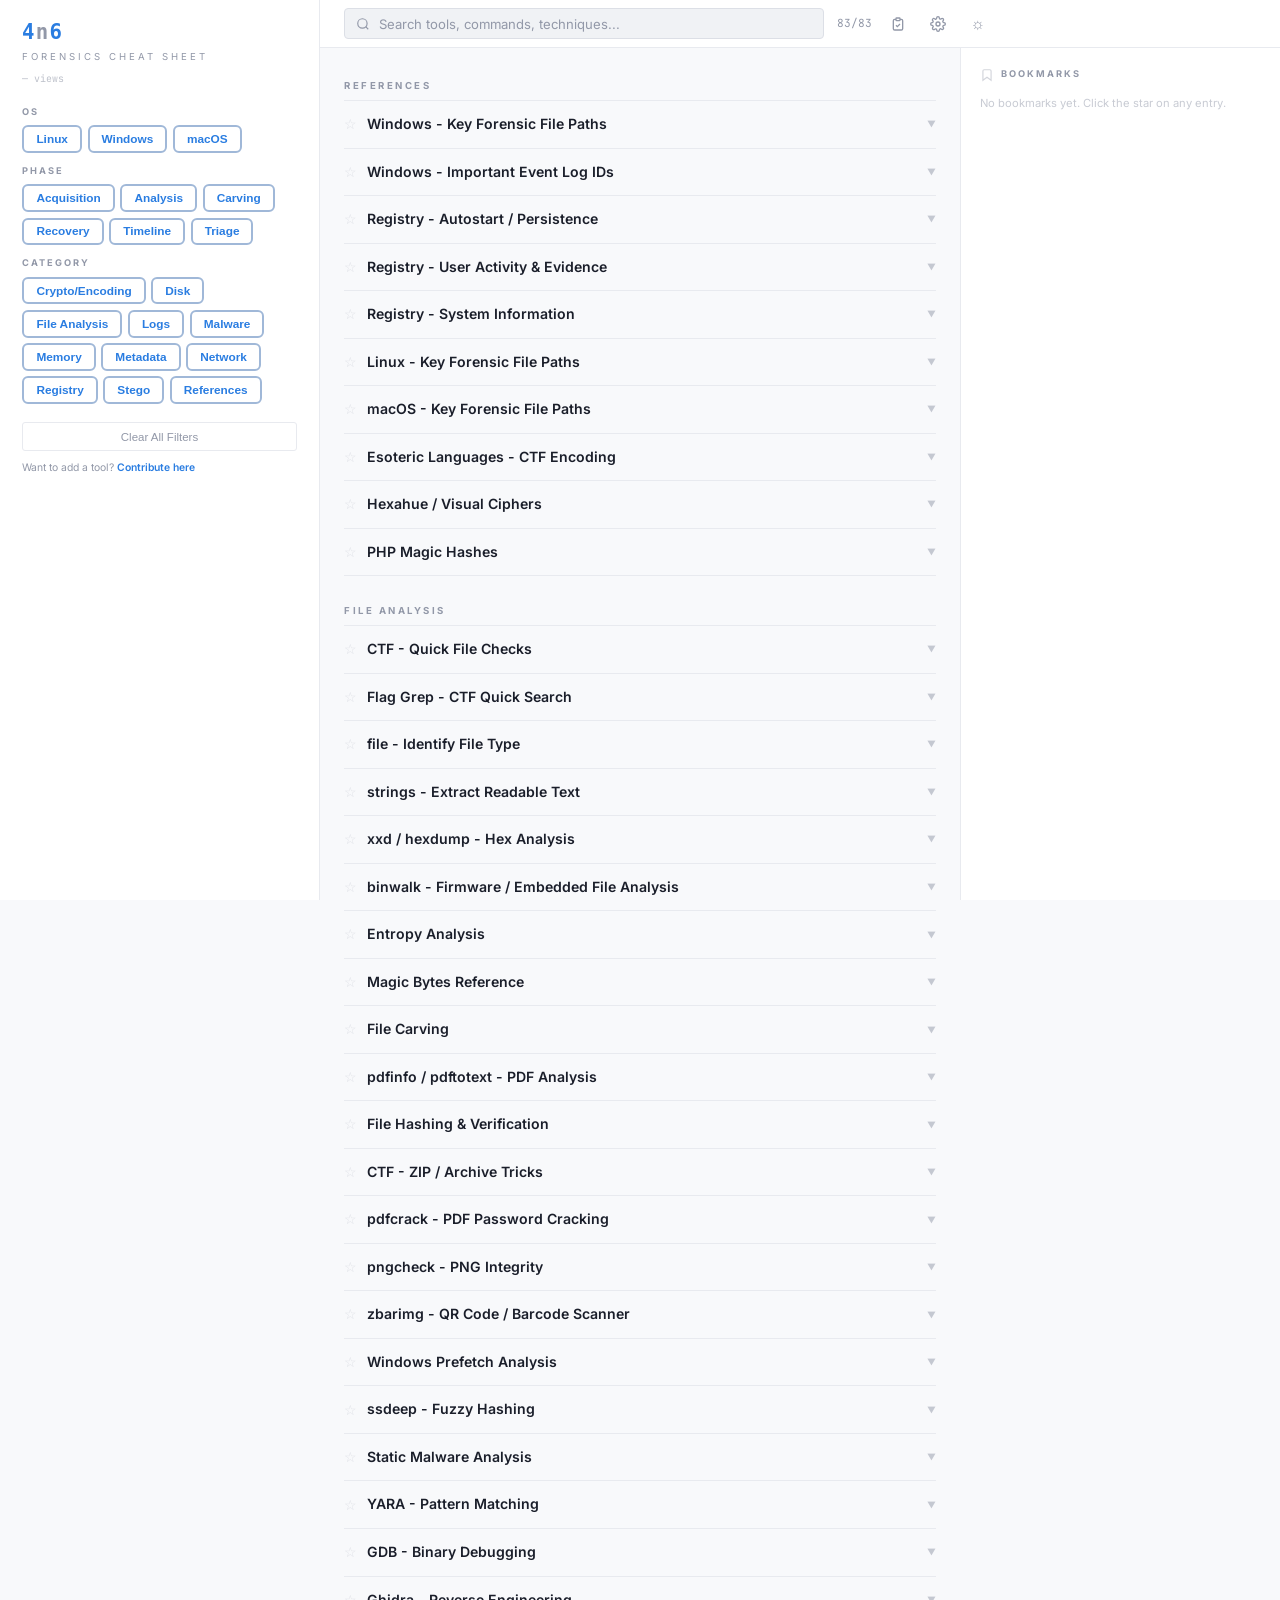
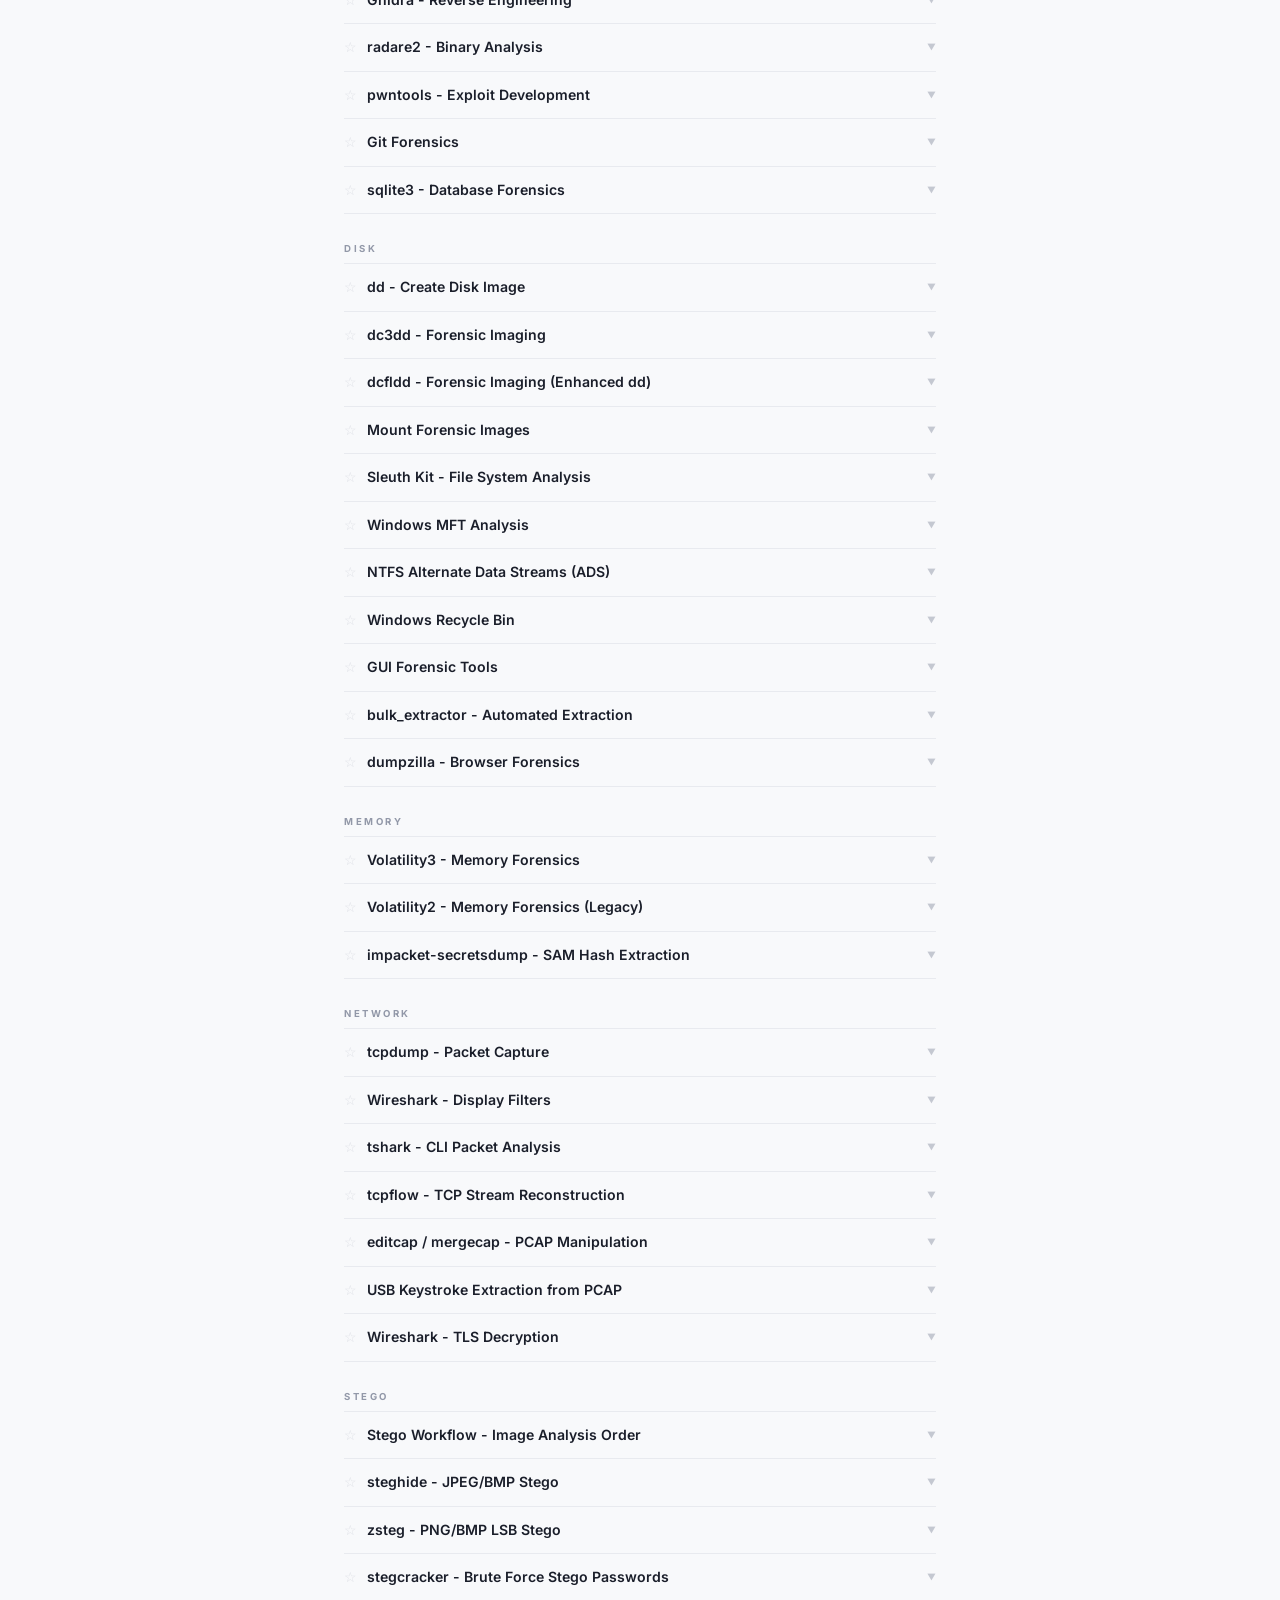
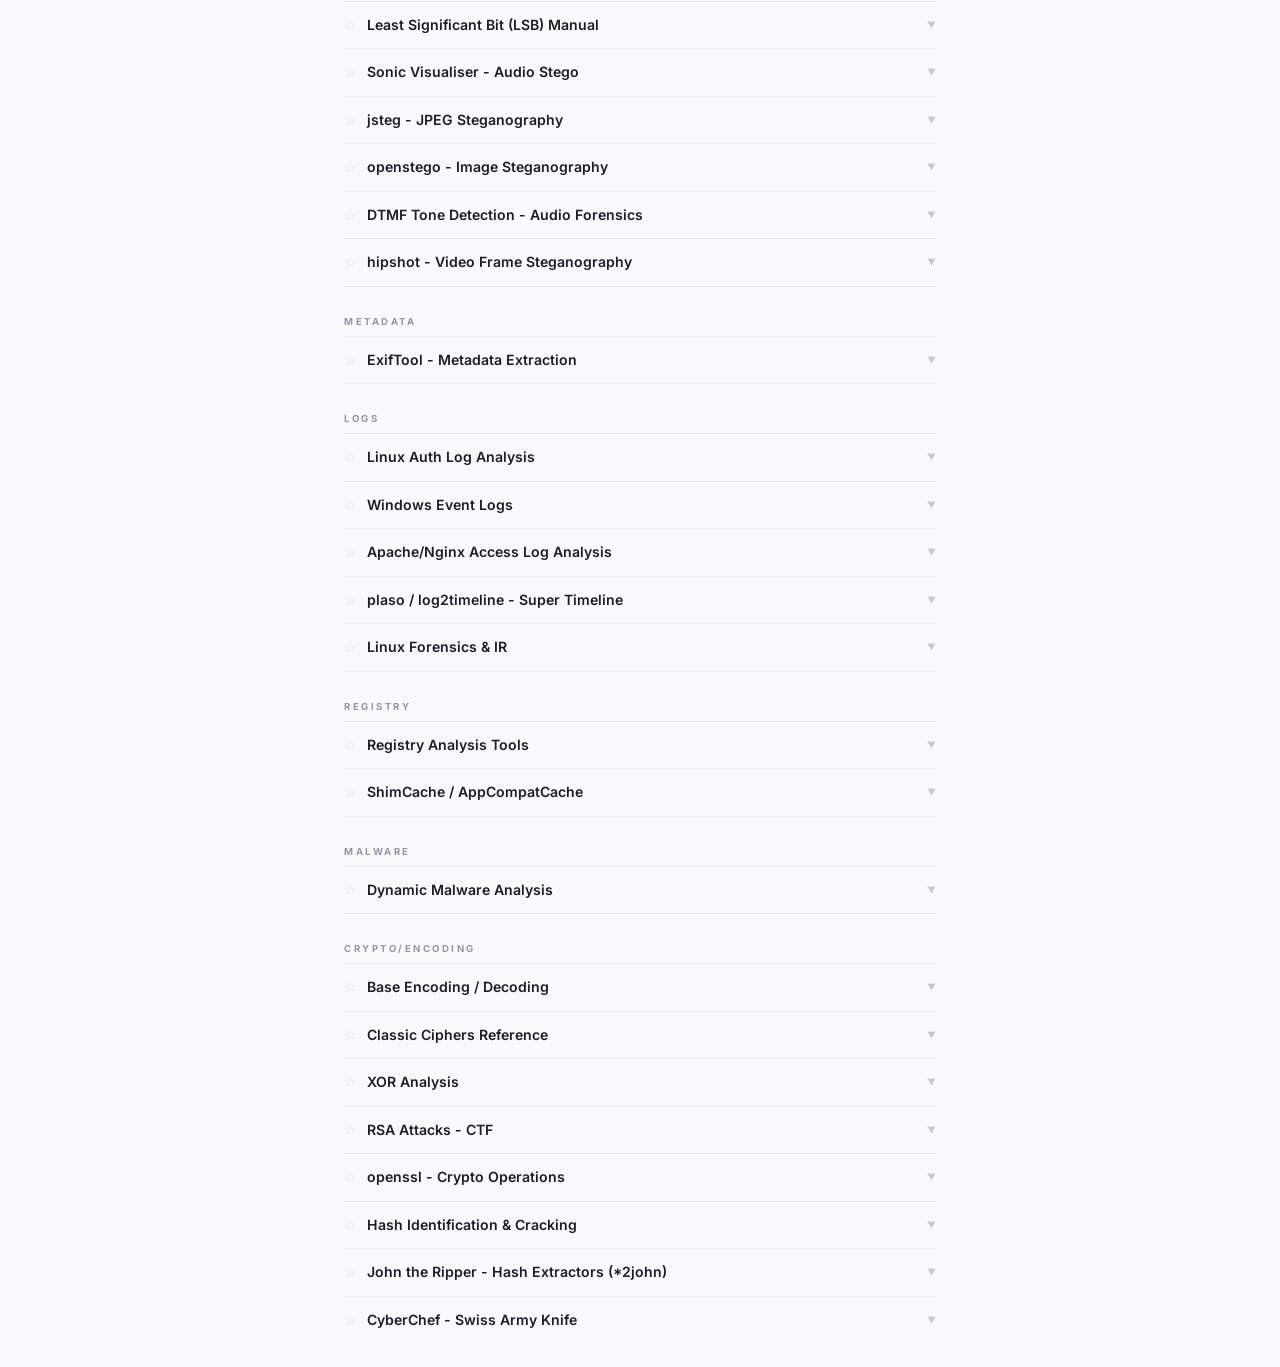
<file: index.html>
<!DOCTYPE html>
<html lang="en">
<head>
  <meta charset="UTF-8">
  <meta name="viewport" content="width=device-width, initial-scale=1.0">
  <title>4n6 — Digital Forensics Cheat Sheet</title>
  <link rel="icon" type="image/svg+xml" href="assets/favicon.svg">
  <link rel="preconnect" href="https://fonts.googleapis.com">
  <link href="https://fonts.googleapis.com/css2?family=JetBrains+Mono:wght@400;600&family=Inter:wght@400;500;600;700&display=swap" rel="stylesheet">
  <link rel="stylesheet" href="css/style.css">
  <script data-goatcounter="https://4n6.goatcounter.com/count" async src="//gc.zgo.at/count.js"></script>
</head>
<body>

  <!-- Sidebar -->
  <aside class="sidebar" id="sidebar">
    <div class="sidebar-header">
      <h1 class="logo"><img src="assets/logo.svg" alt="4n6" class="logo-img"></h1>
      <p class="tagline">forensics cheat sheet</p>
      <p class="sidebar-views" id="view-count">— views</p>
    </div>

    <div class="sidebar-section">
      <h3>OS</h3>
      <div class="chips" id="filter-os"></div>
    </div>

    <div class="sidebar-section">
      <h3>Phase</h3>
      <div class="chips" id="filter-phase"></div>
    </div>

    <div class="sidebar-section">
      <h3>Category</h3>
      <div class="chips" id="filter-category"></div>
    </div>

    <div class="sidebar-footer">
      <button class="clear-btn" id="clear-filters">Clear All Filters</button>
      <p class="sidebar-contribute">Want to add a tool? <a href="contribute.html">Contribute here</a></p>
    </div>
  </aside>

  <!-- Main Content -->
  <div class="main-wrapper">
    <header class="topbar">
      <button class="menu-btn" id="menu-btn" title="Toggle sidebar">&#9776;</button>
      <div class="search-wrapper">
        <svg class="search-icon" viewBox="0 0 24 24" fill="none" stroke="currentColor" stroke-width="2"><circle cx="11" cy="11" r="8"/><line x1="21" y1="21" x2="16.65" y2="16.65"/></svg>
        <input type="text" id="search-input" placeholder="Search tools, commands, techniques..." spellcheck="false">
      </div>
      <span class="entry-count" id="entry-count"></span>
      <button class="topbar-btn mobile-only" id="bookmarks-toggle" title="Bookmarks">
        <svg viewBox="0 0 24 24" fill="none" stroke="currentColor" stroke-width="2" width="16" height="16"><path d="M19 21l-7-5-7 5V5a2 2 0 0 1 2-2h10a2 2 0 0 1 2 2z"/></svg>
      </button>
      <button class="topbar-btn" id="workflow-btn" title="Investigation Workflows">
        <svg viewBox="0 0 24 24" fill="none" stroke="currentColor" stroke-width="2" width="16" height="16"><path d="M9 5H7a2 2 0 0 0-2 2v12a2 2 0 0 0 2 2h10a2 2 0 0 0 2-2V7a2 2 0 0 0-2-2h-2"/><rect x="9" y="3" width="6" height="4" rx="1"/><path d="M9 14l2 2 4-4"/></svg>
      </button>
      <button class="topbar-btn" id="settings-btn" title="Variables">
        <svg viewBox="0 0 24 24" fill="none" stroke="currentColor" stroke-width="2" width="16" height="16"><circle cx="12" cy="12" r="3"/><path d="M19.4 15a1.65 1.65 0 0 0 .33 1.82l.06.06a2 2 0 1 1-2.83 2.83l-.06-.06a1.65 1.65 0 0 0-1.82-.33 1.65 1.65 0 0 0-1 1.51V21a2 2 0 0 1-4 0v-.09A1.65 1.65 0 0 0 9 19.4a1.65 1.65 0 0 0-1.82.33l-.06.06a2 2 0 1 1-2.83-2.83l.06-.06A1.65 1.65 0 0 0 4.68 15a1.65 1.65 0 0 0-1.51-1H3a2 2 0 0 1 0-4h.09A1.65 1.65 0 0 0 4.6 9a1.65 1.65 0 0 0-.33-1.82l-.06-.06a2 2 0 1 1 2.83-2.83l.06.06A1.65 1.65 0 0 0 9 4.68a1.65 1.65 0 0 0 1-1.51V3a2 2 0 0 1 4 0v.09a1.65 1.65 0 0 0 1 1.51 1.65 1.65 0 0 0 1.82-.33l.06-.06a2 2 0 1 1 2.83 2.83l-.06.06A1.65 1.65 0 0 0 19.4 9a1.65 1.65 0 0 0 1.51 1H21a2 2 0 0 1 0 4h-.09a1.65 1.65 0 0 0-1.51 1z"/></svg>
      </button>
      <button class="topbar-btn" id="theme-switch" title="Toggle theme">
        <span id="toggle-icon">&#9790;</span>
      </button>
    </header>

    <!-- Settings Dropdown -->
    <div class="settings-panel" id="settings-panel">
      <h3>Variables <span class="settings-hint">Auto-replace in commands</span></h3>
      <div class="var-fields">
        <div class="var-field">
          <label>DUMP_FILE</label>
          <input type="text" id="var-dump" placeholder="memory.raw" spellcheck="false">
        </div>
        <div class="var-field">
          <label>IMAGE</label>
          <input type="text" id="var-image" placeholder="disk.dd" spellcheck="false">
        </div>
        <div class="var-field">
          <label>PCAP</label>
          <input type="text" id="var-pcap" placeholder="capture.pcap" spellcheck="false">
        </div>
        <div class="var-field">
          <label>TARGET_IP</label>
          <input type="text" id="var-target" placeholder="10.10.10.1" spellcheck="false">
        </div>
        <div class="var-field">
          <label>FILE</label>
          <input type="text" id="var-file" placeholder="suspicious.bin" spellcheck="false">
        </div>
        <div class="var-field">
          <label>PID</label>
          <input type="text" id="var-pid" placeholder="1234" spellcheck="false">
        </div>
        <div class="var-field">
          <label>OFFSET</label>
          <input type="text" id="var-offset" placeholder="0x00000000" spellcheck="false">
        </div>
        <div class="var-field">
          <label>INODE</label>
          <input type="text" id="var-inode" placeholder="12345" spellcheck="false">
        </div>
        <div class="var-field">
          <label>SECTOR</label>
          <input type="text" id="var-sector" placeholder="2048" spellcheck="false">
        </div>
        <div class="var-field">
          <label>STREAM_NUM</label>
          <input type="text" id="var-stream" placeholder="0" spellcheck="false">
        </div>
        <div class="var-field">
          <label>PASSWORD</label>
          <input type="text" id="var-password" placeholder="secret" spellcheck="false">
        </div>
        <div class="var-field">
          <label>USER</label>
          <input type="text" id="var-user" placeholder="admin" spellcheck="false">
        </div>
        <div class="var-field">
          <label>DOMAIN</label>
          <input type="text" id="var-domain" placeholder="corp.local" spellcheck="false">
        </div>
        <div class="var-field">
          <label>HASH</label>
          <input type="text" id="var-hash" placeholder="aad3b435..." spellcheck="false">
        </div>
        <div class="var-field">
          <label>NTLM_HASH</label>
          <input type="text" id="var-ntlm" placeholder="aad3b435..." spellcheck="false">
        </div>
        <div class="var-field">
          <label>KEY</label>
          <input type="text" id="var-key" placeholder="key.pem" spellcheck="false">
        </div>
        <div class="var-field">
          <label>GUID</label>
          <input type="text" id="var-guid" placeholder="xxxxxxxx-..." spellcheck="false">
        </div>
        <div class="var-field">
          <label>ADS_NAME</label>
          <input type="text" id="var-ads" placeholder="hidden" spellcheck="false">
        </div>
        <div class="var-field">
          <label>SIZE</label>
          <input type="text" id="var-size" placeholder="1024" spellcheck="false">
        </div>
        <div class="var-field">
          <label>ENCODED</label>
          <input type="text" id="var-encoded" placeholder="base64..." spellcheck="false">
        </div>
        <div class="var-field">
          <label>CIPHERTEXT</label>
          <input type="text" id="var-cipher" placeholder="hex/base64" spellcheck="false">
        </div>
      </div>
    </div>

    <!-- Workflow Picker -->
    <div class="workflow-panel" id="workflow-panel"></div>

    <!-- Active Workflow Bar -->
    <div class="workflow-bar" id="workflow-bar" style="display:none">
      <div class="workflow-bar-left">
        <span class="workflow-bar-title" id="workflow-bar-title"></span>
        <span class="workflow-bar-progress" id="workflow-bar-progress"></span>
      </div>
      <div class="workflow-bar-right">
        <div class="workflow-progress-track"><div class="workflow-progress-fill" id="workflow-progress-fill"></div></div>
        <button class="workflow-close" id="workflow-close">Exit Workflow</button>
      </div>
    </div>

    <div class="content-layout">
      <main id="entries-container"></main>

      <!-- Right Pane -->
      <aside class="right-pane" id="right-pane">
        <div class="right-section">
          <h3 class="right-title">
            <svg viewBox="0 0 24 24" fill="none" stroke="currentColor" stroke-width="2" width="14" height="14"><path d="M19 21l-7-5-7 5V5a2 2 0 0 1 2-2h10a2 2 0 0 1 2 2z"/></svg>
            Bookmarks
          </h3>
          <div id="bookmarks-list" class="bookmarks-list">
            <p class="empty-state">No bookmarks yet. Click the bookmark icon on any entry to pin it here.</p>
          </div>
        </div>


      </aside>
    </div>

  </div>

  <script src="js/data.js"></script>
  <script src="js/app.js"></script>
</body>
</html>
</file>
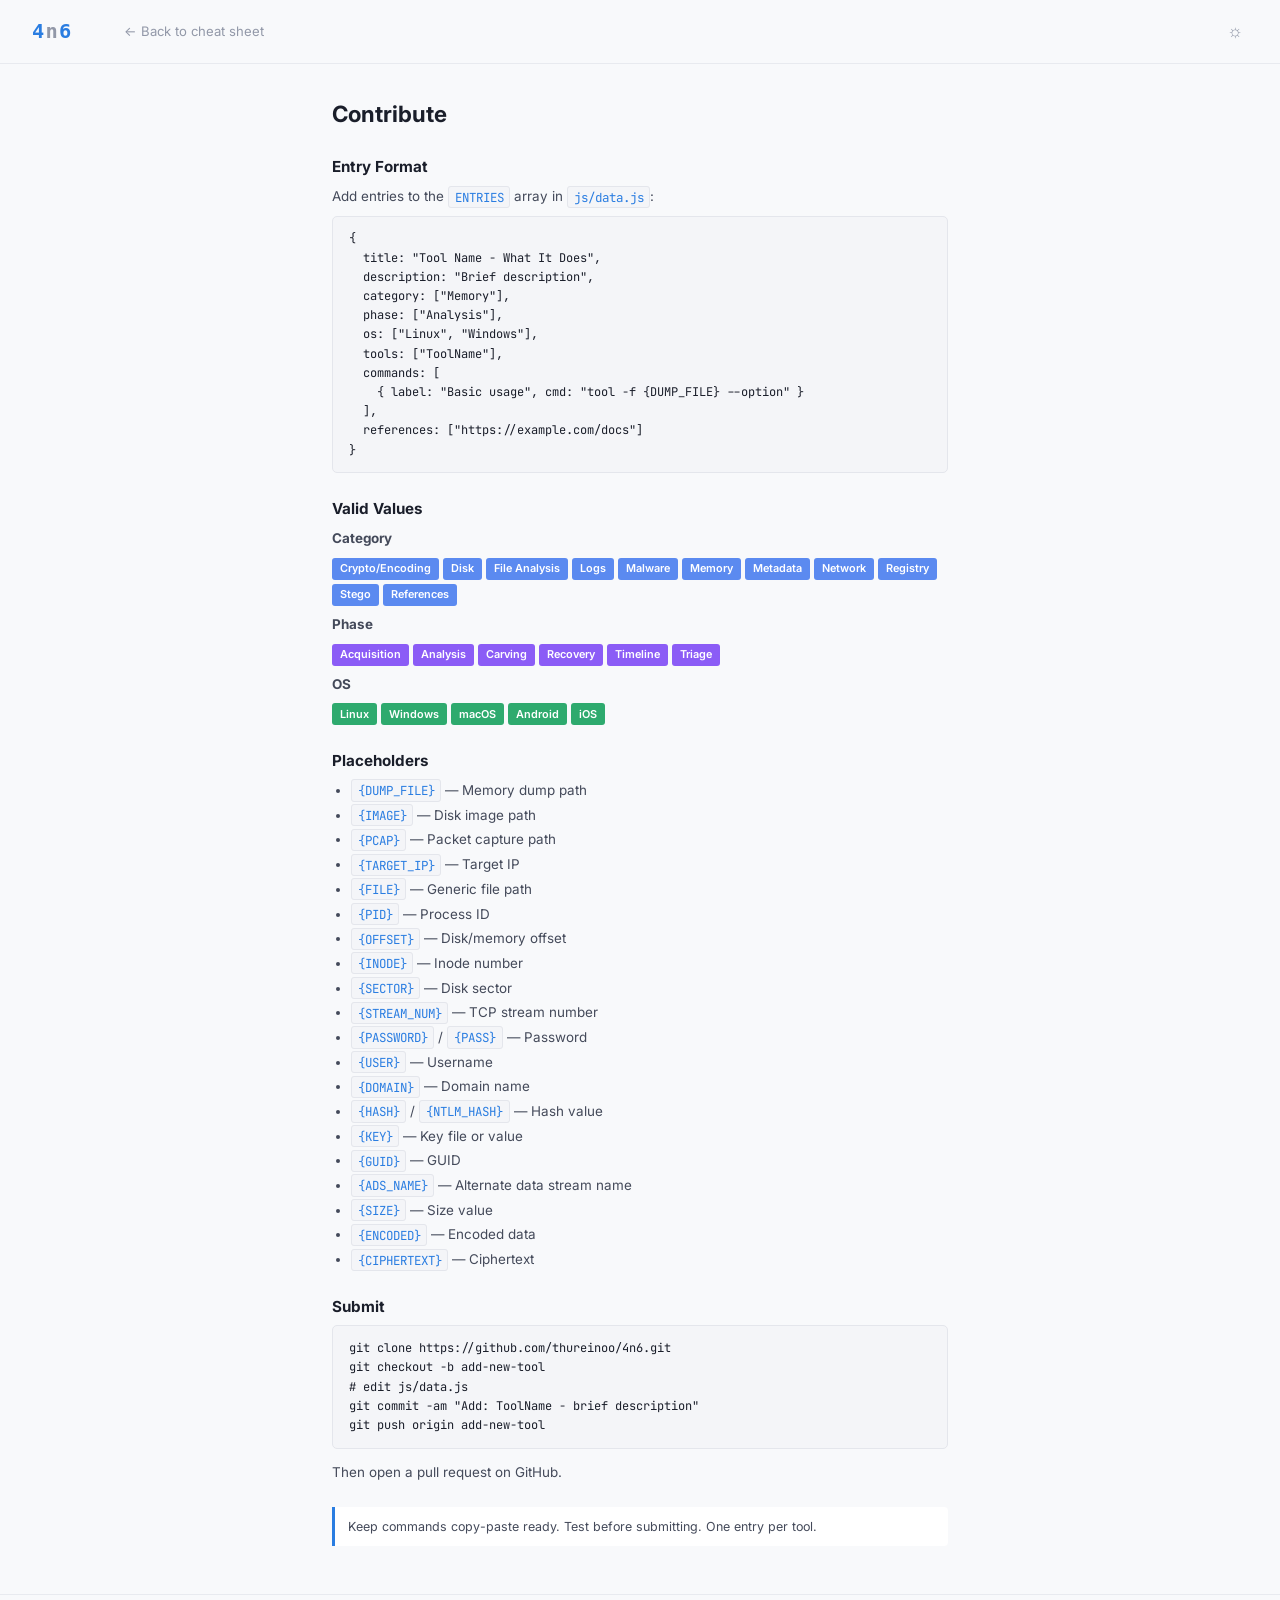
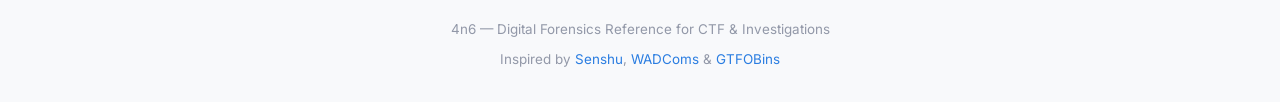
<file: contribute.html>
<!DOCTYPE html>
<html lang="en">
<head>
  <meta charset="UTF-8">
  <meta name="viewport" content="width=device-width, initial-scale=1.0">
  <title>Contribute — 4n6</title>
  <link rel="icon" type="image/svg+xml" href="assets/favicon.svg">
  <link rel="preconnect" href="https://fonts.googleapis.com">
  <link href="https://fonts.googleapis.com/css2?family=JetBrains+Mono:wght@400;600&family=Inter:wght@400;500;600;700&display=swap" rel="stylesheet">
  <script data-goatcounter="https://4n6.goatcounter.com/count" async src="//gc.zgo.at/count.js"></script>
  <style>
    :root {
      --bg: #f8f9fb;
      --bg-card: #fff;
      --text: #444a5a;
      --text-dim: #9298a8;
      --text-bright: #1a1e2a;
      --accent: #2a7de1;
      --border: #e8eaef;
      --code-bg: #f4f5f8;
      --code-border: #e4e6ec;
      --mono: 'JetBrains Mono', 'Fira Code', 'Consolas', monospace;
      --sans: 'Inter', -apple-system, BlinkMacSystemFont, 'Segoe UI', sans-serif;
    }

    [data-theme="dark"] {
      --bg: #111318;
      --bg-card: #15171e;
      --text: #b8bcc8;
      --text-dim: #555b6e;
      --text-bright: #e8eaf0;
      --accent: #4a9eff;
      --border: #222530;
      --code-bg: #0d0f14;
      --code-border: #1e2130;
    }

    *, *::before, *::after { box-sizing: border-box; margin: 0; padding: 0; }

    body {
      font-family: var(--sans);
      background: var(--bg);
      color: var(--text);
      line-height: 1.6;
      min-height: 100vh;
    }

    ::selection { background: var(--accent); color: #fff; }
    a { color: var(--accent); text-decoration: none; }
    a:hover { text-decoration: underline; }

    .header {
      border-bottom: 1px solid var(--border);
      padding: 1rem 2rem;
      display: flex;
      align-items: center;
      justify-content: space-between;
    }

    .header-left { display: flex; align-items: center; gap: 1.5rem; }

    .logo {
      font-family: var(--mono);
      font-size: 1.6rem;
      font-weight: 700;
      color: var(--accent);
      letter-spacing: 2px;
      text-decoration: none;
    }

    .logo:hover { text-decoration: none; }
    .logo-img { height: 1.6rem; width: auto; display: block; }

    .back-link { font-size: 0.82rem; color: var(--text-dim); }

    .theme-btn {
      background: none;
      border: none;
      color: var(--text-dim);
      font-size: 1.1rem;
      cursor: pointer;
      padding: 0.3rem;
    }
    .theme-btn:hover { color: var(--accent); }

    .container {
      max-width: 680px;
      margin: 0 auto;
      padding: 2rem 2rem 3rem;
    }

    h1 {
      font-size: 1.4rem;
      font-weight: 700;
      color: var(--text-bright);
      margin-bottom: 1.5rem;
    }

    h2 {
      font-size: 0.95rem;
      font-weight: 700;
      color: var(--text-bright);
      margin-top: 1.5rem;
      margin-bottom: 0.4rem;
    }

    p, li { font-size: 0.84rem; }
    p { margin-bottom: 0.5rem; }

    ul {
      margin-bottom: 0.5rem;
      padding-left: 1.2rem;
    }

    li { margin-bottom: 0.2rem; }

    code {
      font-family: var(--mono);
      font-size: 0.78rem;
      background: var(--code-bg);
      border: 1px solid var(--code-border);
      padding: 0.1rem 0.35rem;
      border-radius: 3px;
      color: var(--accent);
    }

    pre {
      background: var(--code-bg);
      border: 1px solid var(--code-border);
      border-radius: 5px;
      padding: 0.8rem 1rem;
      overflow-x: auto;
      margin-bottom: 0.8rem;
      font-family: var(--mono);
      font-size: 0.75rem;
      line-height: 1.6;
      color: var(--text-bright);
    }

    .tags { display: flex; flex-wrap: wrap; gap: 0.25rem; margin-bottom: 0.5rem; }

    .tag {
      font-size: 0.68rem;
      font-weight: 600;
      padding: 0.15rem 0.5rem;
      border-radius: 3px;
      color: #fff;
    }

    .tag-cat { background: #5b8af0; }
    .tag-phase { background: #8b5cf6; }
    .tag-os { background: #2eaa6e; }

    .note {
      background: var(--bg-card);
      border-left: 3px solid var(--accent);
      padding: 0.6rem 0.8rem;
      margin-top: 1.5rem;
      font-size: 0.78rem;
      border-radius: 0 4px 4px 0;
    }

    .footer {
      text-align: center;
      padding: 1.5rem;
      color: var(--text-dim);
      font-size: 0.7rem;
      border-top: 1px solid var(--border);
    }

    ::-webkit-scrollbar { width: 0; }

    @media (max-width: 600px) {
      .container { padding: 1.5rem 1rem; }
      h1 { font-size: 1.2rem; }
    }
  </style>
</head>
<body>

  <div class="header">
    <div class="header-left">
      <a href="index.html" class="logo"><img src="assets/logo.svg" alt="4n6" class="logo-img"></a>
      <a href="index.html" class="back-link">&larr; Back to cheat sheet</a>
    </div>
    <button class="theme-btn" id="theme-switch" title="Toggle theme">
      <span id="toggle-icon">&#9788;</span>
    </button>
  </div>

  <div class="container">
    <h1>Contribute</h1>

    <h2>Entry Format</h2>
    <p>Add entries to the <code>ENTRIES</code> array in <code>js/data.js</code>:</p>
    <pre>{
  title: "Tool Name - What It Does",
  description: "Brief description",
  category: ["Memory"],
  phase: ["Analysis"],
  os: ["Linux", "Windows"],
  tools: ["ToolName"],
  commands: [
    { label: "Basic usage", cmd: "tool -f {DUMP_FILE} --option" }
  ],
  references: ["https://example.com/docs"]
}</pre>

    <h2>Valid Values</h2>
    <p><strong>Category</strong></p>
    <div class="tags">
      <span class="tag tag-cat">Crypto/Encoding</span>
      <span class="tag tag-cat">Disk</span>
      <span class="tag tag-cat">File Analysis</span>
      <span class="tag tag-cat">Logs</span>
      <span class="tag tag-cat">Malware</span>
      <span class="tag tag-cat">Memory</span>
      <span class="tag tag-cat">Metadata</span>
      <span class="tag tag-cat">Network</span>
      <span class="tag tag-cat">Registry</span>
      <span class="tag tag-cat">Stego</span>
      <span class="tag tag-cat">References</span>
    </div>
    <p><strong>Phase</strong></p>
    <div class="tags">
      <span class="tag tag-phase">Acquisition</span>
      <span class="tag tag-phase">Analysis</span>
      <span class="tag tag-phase">Carving</span>
      <span class="tag tag-phase">Recovery</span>
      <span class="tag tag-phase">Timeline</span>
      <span class="tag tag-phase">Triage</span>
    </div>
    <p><strong>OS</strong></p>
    <div class="tags">
      <span class="tag tag-os">Linux</span>
      <span class="tag tag-os">Windows</span>
      <span class="tag tag-os">macOS</span>
      <span class="tag tag-os">Android</span>
      <span class="tag tag-os">iOS</span>
    </div>

    <h2>Placeholders</h2>
    <ul>
      <li><code>{DUMP_FILE}</code> — Memory dump path</li>
      <li><code>{IMAGE}</code> — Disk image path</li>
      <li><code>{PCAP}</code> — Packet capture path</li>
      <li><code>{TARGET_IP}</code> — Target IP</li>
      <li><code>{FILE}</code> — Generic file path</li>
      <li><code>{PID}</code> — Process ID</li>
      <li><code>{OFFSET}</code> — Disk/memory offset</li>
      <li><code>{INODE}</code> — Inode number</li>
      <li><code>{SECTOR}</code> — Disk sector</li>
      <li><code>{STREAM_NUM}</code> — TCP stream number</li>
      <li><code>{PASSWORD}</code> / <code>{PASS}</code> — Password</li>
      <li><code>{USER}</code> — Username</li>
      <li><code>{DOMAIN}</code> — Domain name</li>
      <li><code>{HASH}</code> / <code>{NTLM_HASH}</code> — Hash value</li>
      <li><code>{KEY}</code> — Key file or value</li>
      <li><code>{GUID}</code> — GUID</li>
      <li><code>{ADS_NAME}</code> — Alternate data stream name</li>
      <li><code>{SIZE}</code> — Size value</li>
      <li><code>{ENCODED}</code> — Encoded data</li>
      <li><code>{CIPHERTEXT}</code> — Ciphertext</li>
    </ul>

    <h2>Submit</h2>
    <pre>git clone https://github.com/thureinoo/4n6.git
git checkout -b add-new-tool
# edit js/data.js
git commit -am "Add: ToolName - brief description"
git push origin add-new-tool</pre>
    <p>Then open a pull request on GitHub.</p>

    <div class="note">
      Keep commands copy-paste ready. Test before submitting. One entry per tool.
    </div>
  </div>

  <div class="footer">
    <p>4n6 &mdash; Digital Forensics Reference for CTF & Investigations</p>
    <p>Inspired by <a href="https://thureinoo.github.io/senshu/" target="_blank">Senshu</a>, <a href="https://wadcoms.github.io/" target="_blank">WADComs</a> & <a href="https://gtfobins.github.io/" target="_blank">GTFOBins</a></p>
  </div>

  <script>
    const saved = localStorage.getItem("4n6-theme");
    const btn = document.getElementById("theme-switch");
    const icon = document.getElementById("toggle-icon");
    if (saved === "dark") {
      document.documentElement.setAttribute("data-theme", "dark");
      icon.innerHTML = "&#9790;";
    } else {
      document.documentElement.setAttribute("data-theme", "light");
      icon.innerHTML = "&#9788;";
    }
    btn.addEventListener("click", () => {
      const isDark = document.documentElement.getAttribute("data-theme") === "dark";
      if (isDark) {
        document.documentElement.setAttribute("data-theme", "light");
        localStorage.setItem("4n6-theme", "light");
        icon.innerHTML = "&#9788;";
      } else {
        document.documentElement.setAttribute("data-theme", "dark");
        localStorage.setItem("4n6-theme", "dark");
        icon.innerHTML = "&#9790;";
      }
    });
  </script>
</body>
</html>
</file>
<file: css/style.css>
/* ========== Variables ========== */
:root {
  --bg: #f8f9fb;
  --bg-sidebar: #fff;
  --bg-card: #fff;
  --bg-topbar: #ffffffee;
  --bg-right: #fff;
  --text: #444a5a;
  --text-dim: #9298a8;
  --text-bright: #1a1e2a;
  --accent: #2a7de1;
  --accent-hover: #3a8df0;
  --border: #e8eaef;
  --border-hover: #d5d8e0;
  --chip-bg: transparent;
  --chip-border: #a0b8d8;
  --chip-active-bg: var(--accent);
  --chip-active-border: var(--accent);
  --chip-active-text: #fff;
  --input-bg: #f0f2f5;
  --input-border: #dcdfe6;
  --code-bg: #f4f5f8;
  --code-border: #e4e6ec;
  --tag-text: #9298a8;
  --sidebar-w: 320px;
  --right-w: 320px;
  --topbar-h: 48px;
  --mono: 'JetBrains Mono', 'Fira Code', 'Consolas', monospace;
  --sans: 'Inter', -apple-system, BlinkMacSystemFont, 'Segoe UI', sans-serif;
}

[data-theme="dark"] {
  --bg: #111318;
  --bg-sidebar: #15171e;
  --bg-card: #15171e;
  --bg-topbar: #15171eee;
  --bg-right: #15171e;
  --text: #b8bcc8;
  --text-dim: #555b6e;
  --text-bright: #e8eaf0;
  --accent: #4a9eff;
  --accent-hover: #6ab4ff;
  --border: #222530;
  --border-hover: #333848;
  --chip-bg: transparent;
  --chip-border: #3a5a8a;
  --chip-active-bg: var(--accent);
  --chip-active-border: var(--accent);
  --chip-active-text: #fff;
  --input-bg: #111318;
  --input-border: #2a2e3a;
  --code-bg: #0d0f14;
  --code-border: #1e2130;
  --tag-text: #555b6e;
}

/* ========== Reset ========== */
*, *::before, *::after { box-sizing: border-box; margin: 0; padding: 0; }
html { scroll-behavior: smooth; }

body {
  font-family: var(--sans);
  background: var(--bg);
  color: var(--text);
  line-height: 1.6;
  display: flex;
  min-height: 100vh;
}

a { color: var(--accent); text-decoration: none; }
a:hover { color: var(--accent-hover); }
::selection { background: var(--accent); color: #fff; }

/* ========== Sidebar ========== */
.sidebar {
  width: var(--sidebar-w);
  min-width: var(--sidebar-w);
  height: 100vh;
  position: fixed;
  top: 0;
  left: 0;
  background: var(--bg-sidebar);
  border-right: 1px solid var(--border);
  overflow-y: auto;
  z-index: 200;
  display: flex;
  flex-direction: column;
  transition: transform 0.25s ease;
}

.sidebar-header {
  padding: 1.2rem 1.4rem 0.8rem;
}

.logo {
  font-family: var(--mono);
  font-size: 2.2rem;
  font-weight: 700;
  color: var(--accent);
  letter-spacing: 3px;
}

.logo span {
  color: var(--text-dim);
}

.logo-img {
  height: 1.6rem;
  width: auto;
  display: block;
}

.tagline {
  font-size: 0.6rem;
  color: var(--text-dim);
  text-transform: uppercase;
  letter-spacing: 3px;
  margin-top: 0.25rem;
}

.sidebar-views {
  font-family: var(--mono);
  font-size: 0.62rem;
  color: var(--text-dim);
  margin-top: 0.4rem;
  opacity: 0.6;
}

.sidebar-section {
  padding: 0.35rem 1.4rem;
}

.sidebar-section h3 {
  font-size: 0.58rem;
  font-weight: 700;
  color: var(--text-dim);
  text-transform: uppercase;
  letter-spacing: 2px;
  margin-bottom: 0.35rem;
}

.sidebar-footer {
  padding: 0.8rem 1.4rem 1rem;
}

.sidebar-contribute {
  margin-top: 0.6rem;
  font-size: 0.65rem;
  color: var(--text-dim);
}

.sidebar-contribute a {
  color: var(--accent);
  font-weight: 600;
}

.sidebar-contribute a:hover {
  text-decoration: underline;
}

.sidebar-credit {
  margin-top: 0.8rem;
  font-size: 0.65rem;
  color: var(--text);
  line-height: 1.7;
}

.sidebar-credit a {
  color: var(--accent);
  font-weight: 600;
}

.sidebar-credit a:hover {
  color: var(--accent-hover);
  text-decoration: underline;
}

/* ========== Chips ========== */
.chips {
  display: flex;
  flex-wrap: wrap;
  gap: 0.35rem;
}

.chip {
  background: var(--chip-bg);
  color: var(--accent);
  border: 2px solid var(--chip-border);
  border-radius: 6px;
  padding: 0.3rem 0.75rem;
  font-size: 0.74rem;
  font-weight: 600;
  cursor: pointer;
  transition: all 0.12s ease;
  user-select: none;
}

.chip:hover {
  border-color: var(--accent);
  background: var(--accent);
  color: #fff;
}

.chip.active {
  background: var(--chip-active-bg);
  color: var(--chip-active-text);
  border-color: var(--chip-active-border);
}

/* ========== Clear Button ========== */
.clear-btn {
  width: 100%;
  background: transparent;
  border: 1px solid var(--border);
  color: var(--text-dim);
  border-radius: 3px;
  padding: 0.45rem;
  font-size: 0.72rem;
  font-weight: 500;
  cursor: pointer;
  transition: all 0.15s;
}

.clear-btn:hover {
  border-color: var(--accent);
  color: var(--accent);
}

/* ========== Main Wrapper ========== */
.main-wrapper {
  flex: 1;
  margin-left: var(--sidebar-w);
  display: flex;
  flex-direction: column;
  min-height: 100vh;
}

/* ========== Topbar ========== */
.topbar {
  position: sticky;
  top: 0;
  z-index: 100;
  background: var(--bg-topbar);
  backdrop-filter: blur(16px);
  -webkit-backdrop-filter: blur(16px);
  border-bottom: 1px solid var(--border);
  padding: 0 1.5rem;
  height: var(--topbar-h);
  display: flex;
  align-items: center;
  gap: 0.8rem;
}

.menu-btn {
  display: none;
  background: none;
  border: none;
  color: var(--text);
  font-size: 1.2rem;
  cursor: pointer;
}

.search-wrapper {
  flex: 1;
  position: relative;
  max-width: 480px;
}

.search-icon {
  position: absolute;
  left: 0.75rem;
  top: 50%;
  transform: translateY(-50%);
  width: 14px;
  height: 14px;
  color: var(--text-dim);
  pointer-events: none;
}

#search-input {
  width: 100%;
  background: var(--input-bg);
  border: 1px solid var(--input-border);
  border-radius: 4px;
  padding: 0.4rem 0.8rem 0.4rem 2.1rem;
  font-size: 0.82rem;
  font-family: var(--sans);
  color: var(--text);
  transition: border-color 0.15s;
}

#search-input:focus {
  outline: none;
  border-color: var(--accent);
}

#search-input::placeholder {
  color: var(--text-dim);
}

.entry-count {
  font-size: 0.7rem;
  font-family: var(--mono);
  color: var(--text-dim);
  white-space: nowrap;
}

.topbar-btn {
  background: none;
  border: none;
  color: var(--text-dim);
  font-size: 1rem;
  cursor: pointer;
  padding: 0.35rem;
  transition: color 0.15s;
  display: flex;
  align-items: center;
}

.topbar-btn:hover,
.topbar-btn.active {
  color: var(--accent);
}

/* ========== Settings Panel ========== */
.settings-panel {
  display: none;
  background: var(--bg-sidebar);
  border-bottom: 1px solid var(--border);
  padding: 1rem 1.5rem;
}

.settings-panel.open {
  display: block;
}

.settings-panel h3 {
  font-size: 0.6rem;
  font-weight: 700;
  color: var(--text-dim);
  text-transform: uppercase;
  letter-spacing: 1.5px;
  margin-bottom: 0.6rem;
}

.settings-hint {
  font-weight: 400;
  text-transform: none;
  letter-spacing: 0;
  opacity: 0.5;
  font-size: 0.58rem;
}

.var-fields {
  display: flex;
  gap: 0.8rem;
  flex-wrap: wrap;
}

.var-field {
  display: flex;
  align-items: center;
  gap: 0.5rem;
}

.var-field label {
  font-family: var(--mono);
  font-size: 0.6rem;
  font-weight: 600;
  color: var(--accent);
  white-space: nowrap;
}

.var-field input {
  background: var(--input-bg);
  border: 1px solid var(--input-border);
  border-radius: 3px;
  padding: 0.32rem 0.5rem;
  font-family: var(--mono);
  font-size: 0.72rem;
  color: var(--text);
  width: 120px;
  transition: border-color 0.15s;
}

.var-field input:focus {
  outline: none;
  border-color: var(--accent);
}

.var-field input::placeholder {
  color: var(--text-dim);
  opacity: 0.4;
}

/* ========== Content Layout ========== */
.content-layout {
  display: flex;
  flex: 1;
  align-items: flex-start;
}

main {
  flex: 1;
  padding: 1.5rem;
  min-width: 0;
  max-width: calc(100% - var(--right-w));
}

/* ========== Right Pane ========== */
.right-pane {
  width: var(--right-w);
  min-width: var(--right-w);
  flex-shrink: 0;
  height: calc(100vh - var(--topbar-h));
  position: sticky;
  top: var(--topbar-h);
  border-left: 1px solid var(--border);
  background: var(--bg-right);
  overflow-y: auto;
  padding: 1.2rem;
}

.right-section {
  margin-bottom: 1.5rem;
}

.right-title {
  font-size: 0.58rem;
  font-weight: 700;
  color: var(--text-dim);
  text-transform: uppercase;
  letter-spacing: 2px;
  margin-bottom: 0.8rem;
  display: flex;
  align-items: center;
  gap: 0.4rem;
}

.right-title svg {
  opacity: 0.4;
}

/* ========== Bookmarks ========== */
.bookmarks-list {
  display: flex;
  flex-direction: column;
  gap: 0.2rem;
}

.empty-state {
  font-size: 0.7rem;
  color: var(--text-dim);
  opacity: 0.5;
  line-height: 1.6;
}

.bookmark-item {
  display: flex;
  align-items: center;
  gap: 0.3rem;
  padding: 0.35rem 0.4rem;
  border-radius: 3px;
  cursor: pointer;
  transition: background 0.1s;
  font-size: 0.7rem;
  font-family: var(--mono);
  color: var(--text);
}

.bookmark-item:hover {
  background: var(--border);
}

.bookmark-item .bm-title {
  flex: 1;
  overflow: hidden;
  text-overflow: ellipsis;
  white-space: nowrap;
}

.bookmark-remove {
  background: none;
  border: none;
  color: var(--text-dim);
  cursor: pointer;
  font-size: 0.8rem;
  padding: 0;
  opacity: 0;
  transition: opacity 0.1s;
  line-height: 1;
}

.bookmark-item:hover .bookmark-remove { opacity: 1; }
.bookmark-remove:hover { color: var(--accent); }


/* ========== Workflow Panel ========== */
.workflow-panel {
  display: none;
  background: var(--bg-sidebar);
  border-bottom: 1px solid var(--border);
  padding: 1rem 1.5rem;
}

.workflow-panel.open { display: block; }

.workflow-panel h3 {
  font-size: 0.6rem;
  font-weight: 700;
  color: var(--text-dim);
  text-transform: uppercase;
  letter-spacing: 1.5px;
  margin-bottom: 0.8rem;
}

.workflow-grid {
  display: grid;
  grid-template-columns: repeat(auto-fill, minmax(220px, 1fr));
  gap: 0.6rem;
}

.workflow-card {
  background: var(--bg-card);
  border: 1px solid var(--border);
  border-radius: 6px;
  padding: 0.7rem 0.9rem;
  cursor: pointer;
  transition: all 0.15s;
}

.workflow-card:hover {
  border-color: var(--accent);
  background: var(--code-bg);
}

.workflow-card-title {
  font-size: 0.8rem;
  font-weight: 700;
  color: var(--text-bright);
  margin-bottom: 0.2rem;
}

.workflow-card-desc {
  font-size: 0.68rem;
  color: var(--text-dim);
  line-height: 1.4;
  margin-bottom: 0.3rem;
}

.workflow-card-steps {
  font-size: 0.6rem;
  font-family: var(--mono);
  color: var(--accent);
}

/* ========== Workflow Bar ========== */
.workflow-bar {
  display: flex;
  align-items: center;
  justify-content: space-between;
  background: var(--accent);
  color: #fff;
  padding: 0.4rem 1.5rem;
  font-size: 0.75rem;
  gap: 1rem;
}

.workflow-bar-left {
  display: flex;
  align-items: center;
  gap: 0.8rem;
}

.workflow-bar-title {
  font-weight: 700;
}

.workflow-bar-progress {
  font-family: var(--mono);
  font-size: 0.7rem;
  opacity: 0.85;
}

.workflow-bar-right {
  display: flex;
  align-items: center;
  gap: 0.8rem;
}

.workflow-progress-track {
  width: 100px;
  height: 4px;
  background: rgba(255,255,255,0.3);
  border-radius: 2px;
  overflow: hidden;
}

.workflow-progress-fill {
  height: 100%;
  background: #fff;
  border-radius: 2px;
  transition: width 0.3s ease;
}

.workflow-close {
  background: rgba(255,255,255,0.15);
  border: none;
  color: #fff;
  font-size: 0.65rem;
  font-weight: 600;
  padding: 0.25rem 0.6rem;
  border-radius: 3px;
  cursor: pointer;
  transition: background 0.15s;
}

.workflow-close:hover {
  background: rgba(255,255,255,0.3);
}

/* ========== Workflow Steps ========== */
.workflow-step {
  border-bottom: 1px solid var(--border);
  padding: 0.8rem 0;
  transition: opacity 0.2s;
}

.workflow-step.completed {
  opacity: 0.45;
}

.step-header {
  display: flex;
  align-items: flex-start;
  gap: 0.6rem;
  margin-bottom: 0.6rem;
}

.step-check {
  margin-top: 0.15rem;
  flex-shrink: 0;
  accent-color: var(--accent);
  cursor: pointer;
  width: 16px;
  height: 16px;
}

.step-number {
  font-family: var(--mono);
  font-size: 0.65rem;
  font-weight: 700;
  color: var(--accent);
  background: var(--code-bg);
  border-radius: 50%;
  width: 22px;
  height: 22px;
  display: flex;
  align-items: center;
  justify-content: center;
  flex-shrink: 0;
}

.step-info {
  flex: 1;
  min-width: 0;
}

.step-title {
  display: block;
  font-size: 0.82rem;
  font-weight: 600;
  color: var(--text-bright);
}

.step-note {
  display: block;
  font-size: 0.72rem;
  color: var(--text-dim);
  line-height: 1.4;
  margin-top: 0.15rem;
}

.step-body {
  padding-left: 2.8rem;
}

/* ========== Section Headers ========== */
.section-header {
  font-size: 0.6rem;
  font-weight: 700;
  color: var(--text-dim);
  text-transform: uppercase;
  letter-spacing: 2.5px;
  padding: 1.2rem 0 0.4rem;
  margin-top: 0.5rem;
  border-bottom: 1px solid var(--border);
}

.section-header:first-child {
  margin-top: 0;
  padding-top: 0.4rem;
}

/* ========== Entry Cards ========== */
.entry-card {
  border-bottom: 1px solid var(--border);
  transition: background 0.1s;
}

.entry-card:last-child {
  border-bottom: none;
}

.entry-header {
  display: flex;
  align-items: center;
  padding: 0.75rem 0;
  cursor: pointer;
  gap: 0.6rem;
}

.entry-header:hover .entry-title {
  color: var(--accent);
}

.bookmark-btn {
  background: none;
  border: none;
  color: var(--text-dim);
  cursor: pointer;
  font-size: 0.9rem;
  padding: 0;
  opacity: 0.25;
  transition: all 0.1s;
  line-height: 1;
  flex-shrink: 0;
}

.bookmark-btn:hover {
  opacity: 1;
  color: var(--accent);
}

.bookmark-btn.bookmarked {
  opacity: 1;
  color: var(--accent);
}

.entry-title {
  flex: 1;
  font-size: 0.88rem;
  font-weight: 600;
  color: var(--text-bright);
  transition: color 0.1s;
}

.entry-toggle {
  font-size: 0.55rem;
  color: var(--text-dim);
  transition: transform 0.2s ease;
  flex-shrink: 0;
  opacity: 0.5;
}

.entry-toggle.open {
  transform: rotate(180deg);
}

.entry-body {
  display: none;
  padding: 0 0 1.2rem 1.6rem;
}

.entry-body.open {
  display: block;
}

.entry-description {
  font-size: 0.8rem;
  color: var(--text-dim);
  margin-bottom: 0.8rem;
  line-height: 1.5;
}

.entry-analysis {
  font-size: 0.75rem;
  color: var(--text);
  background: var(--code-bg);
  border-left: 3px solid var(--accent);
  padding: 0.55rem 0.8rem;
  margin-bottom: 0.8rem;
  border-radius: 0 4px 4px 0;
  line-height: 1.65;
  white-space: pre-line;
}

.analysis-label {
  display: block;
  font-size: 0.6rem;
  font-weight: 700;
  color: var(--accent);
  text-transform: uppercase;
  letter-spacing: 1.5px;
  margin-bottom: 0.3rem;
}

.entry-tags {
  display: flex;
  gap: 0.4rem;
  flex-wrap: wrap;
  margin-bottom: 1rem;
}

.tag {
  font-size: 0.68rem;
  font-weight: 600;
  padding: 0.2rem 0.65rem;
  border-radius: 4px;
  color: #fff;
  letter-spacing: 0.2px;
}

.tag-category { background: #5b8af0; }
.tag-phase { background: #8b5cf6; }
.tag-os { background: #2eaa6e; }
.tag-tool { background: #e08a3e; }

[data-theme="light"] .tag-category { background: #4a7ae0; }
[data-theme="light"] .tag-phase { background: #7a4ce6; }
[data-theme="light"] .tag-os { background: #1e9a5e; }
[data-theme="light"] .tag-tool { background: #d07a2e; }

/* ========== Command Blocks ========== */
.command-block {
  margin-bottom: 0.55rem;
}

.command-label {
  font-size: 0.65rem;
  color: var(--text-dim);
  margin-bottom: 0.2rem;
  font-weight: 500;
}

.command-wrapper {
  position: relative;
  overflow: hidden;
}

.command-code {
  display: block;
  width: 100%;
  background: var(--code-bg);
  border: 1px solid var(--code-border);
  border-radius: 3px;
  padding: 0.55rem 3rem 0.55rem 0.8rem;
  font-family: var(--mono);
  font-size: 0.76rem;
  color: var(--text-bright);
  overflow: hidden;
  white-space: pre-wrap;
  word-break: break-all;
  overflow-wrap: anywhere;
  line-height: 1.6;
}

.command-code .var-highlight {
  color: var(--accent);
  font-weight: 600;
}

.copy-btn {
  position: absolute;
  top: 0.45rem;
  right: 0.45rem;
  background: none;
  border: none;
  padding: 0.15rem 0.35rem;
  font-size: 0.6rem;
  font-family: var(--mono);
  color: var(--text-dim);
  cursor: pointer;
  transition: color 0.1s;
  opacity: 0.4;
}

.copy-btn:hover {
  color: var(--accent);
  opacity: 1;
}

.copy-btn.copied {
  color: var(--accent);
  opacity: 1;
}

/* ========== References ========== */
.entry-refs {
  margin-top: 0.8rem;
  font-size: 0.7rem;
}

.entry-refs span {
  color: var(--text-dim);
  font-size: 0.62rem;
  text-transform: uppercase;
  letter-spacing: 0.5px;
  margin-right: 0.3rem;
}

/* ========== No Results ========== */
.no-results {
  text-align: center;
  padding: 5rem 2rem;
  color: var(--text-dim);
  font-size: 0.88rem;
}

.no-results .big {
  font-size: 3rem;
  display: block;
  margin-bottom: 1rem;
  opacity: 0.15;
}


/* ========== Scrollbar ========== */
::-webkit-scrollbar { width: 0; height: 0; }

/* ========== Overlay ========== */
.sidebar-overlay {
  display: none;
  position: fixed;
  inset: 0;
  background: rgba(0, 0, 0, 0.6);
  z-index: 150;
}

.sidebar-overlay.active { display: block; }

.bookmarks-overlay {
  display: none;
  position: fixed;
  inset: 0;
  background: rgba(0, 0, 0, 0.6);
  z-index: 150;
}

.bookmarks-overlay.active { display: block; }

/* ========== Mobile Bookmark Toggle ========== */
.mobile-only { display: none; }

/* ========== Responsive ========== */

/* Tablet — hide right pane */
@media (max-width: 1100px) {
  .right-pane { display: none; }
  main { max-width: 100%; }
}

/* Mobile */
@media (max-width: 820px) {
  .sidebar { transform: translateX(-100%); width: 280px; min-width: 280px; }
  .sidebar.open {
    transform: translateX(0);
    box-shadow: 4px 0 24px rgba(0, 0, 0, 0.5);
  }
  .main-wrapper { margin-left: 0; }
  .menu-btn { display: block; }
  main { padding: 0.8rem; max-width: 100%; }
  /* Right pane — slide in from right on mobile */
  .right-pane {
    display: flex;
    position: fixed;
    top: 0;
    right: 0;
    height: 100vh;
    z-index: 200;
    transform: translateX(100%);
    transition: transform 0.25s ease;
    box-shadow: -4px 0 24px rgba(0, 0, 0, 0.3);
    width: 280px;
    min-width: 280px;
    overflow-y: auto;
  }
  .right-pane.open { transform: translateX(0); }
  .mobile-only { display: flex; }

  /* Topbar */
  .topbar { padding: 0 0.8rem; gap: 0.5rem; }
  #search-input { font-size: 0.78rem; }
  .entry-count { display: none; }

  /* Settings panel */
  .settings-panel { padding: 0.8rem; }
  .var-fields { flex-direction: column; gap: 0.5rem; }
  .var-field { width: 100%; }
  .var-field input { flex: 1; width: auto; }

  /* Workflow panel */
  .workflow-grid { grid-template-columns: 1fr; }
  .workflow-bar { flex-direction: column; gap: 0.4rem; padding: 0.6rem 0.8rem; text-align: center; }
  .workflow-bar-left { justify-content: center; }
  .workflow-bar-right { justify-content: center; }

  /* Entry cards */
  .entry-header { padding: 0.6rem 0; }
  .entry-title { font-size: 0.82rem; }
  .entry-body { padding: 0 0 1rem 0.4rem; }
  .entry-tags { gap: 0.25rem; }
  .tag { font-size: 0.6rem; padding: 0.15rem 0.5rem; }

  /* Commands */
  .command-code { font-size: 0.68rem; padding: 0.45rem 2.5rem 0.45rem 0.6rem; }
  .copy-btn { font-size: 0.55rem; top: 0.35rem; right: 0.3rem; }
  .command-label { font-size: 0.6rem; }

  /* Analysis box */
  .entry-analysis { font-size: 0.68rem; padding: 0.45rem 0.6rem; }

  /* Section headers */
  .section-header { font-size: 0.55rem; padding: 0.8rem 0 0.3rem; }

  /* Workflow steps */
  .step-body { padding-left: 1.8rem; }
  .step-title { font-size: 0.78rem; }
  .step-note { font-size: 0.68rem; }
  .step-number { width: 18px; height: 18px; font-size: 0.58rem; }
}

/* Small phones */
@media (max-width: 400px) {
  main { padding: 0.5rem; }
  .entry-title { font-size: 0.76rem; }
  .command-code { font-size: 0.62rem; }
  .topbar { height: 40px; }
  .search-wrapper { max-width: 100%; }
}
</file>
